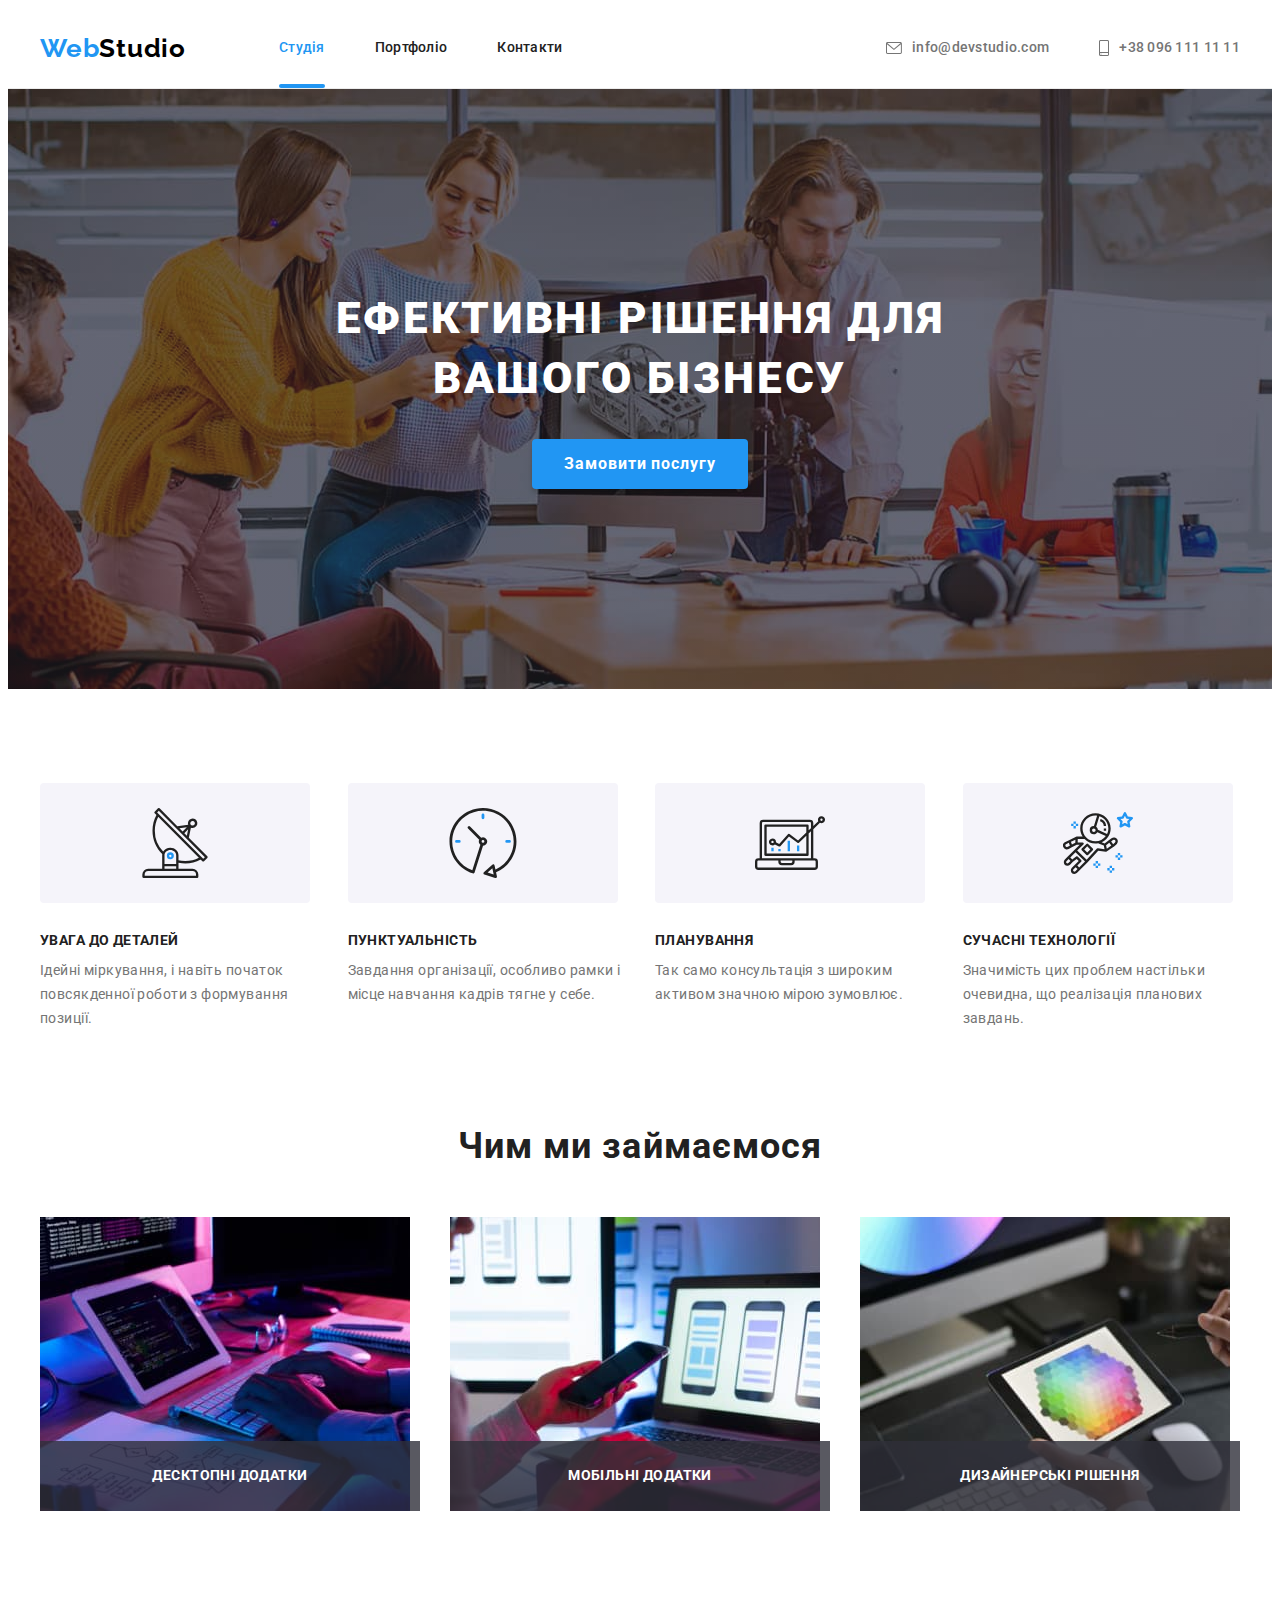
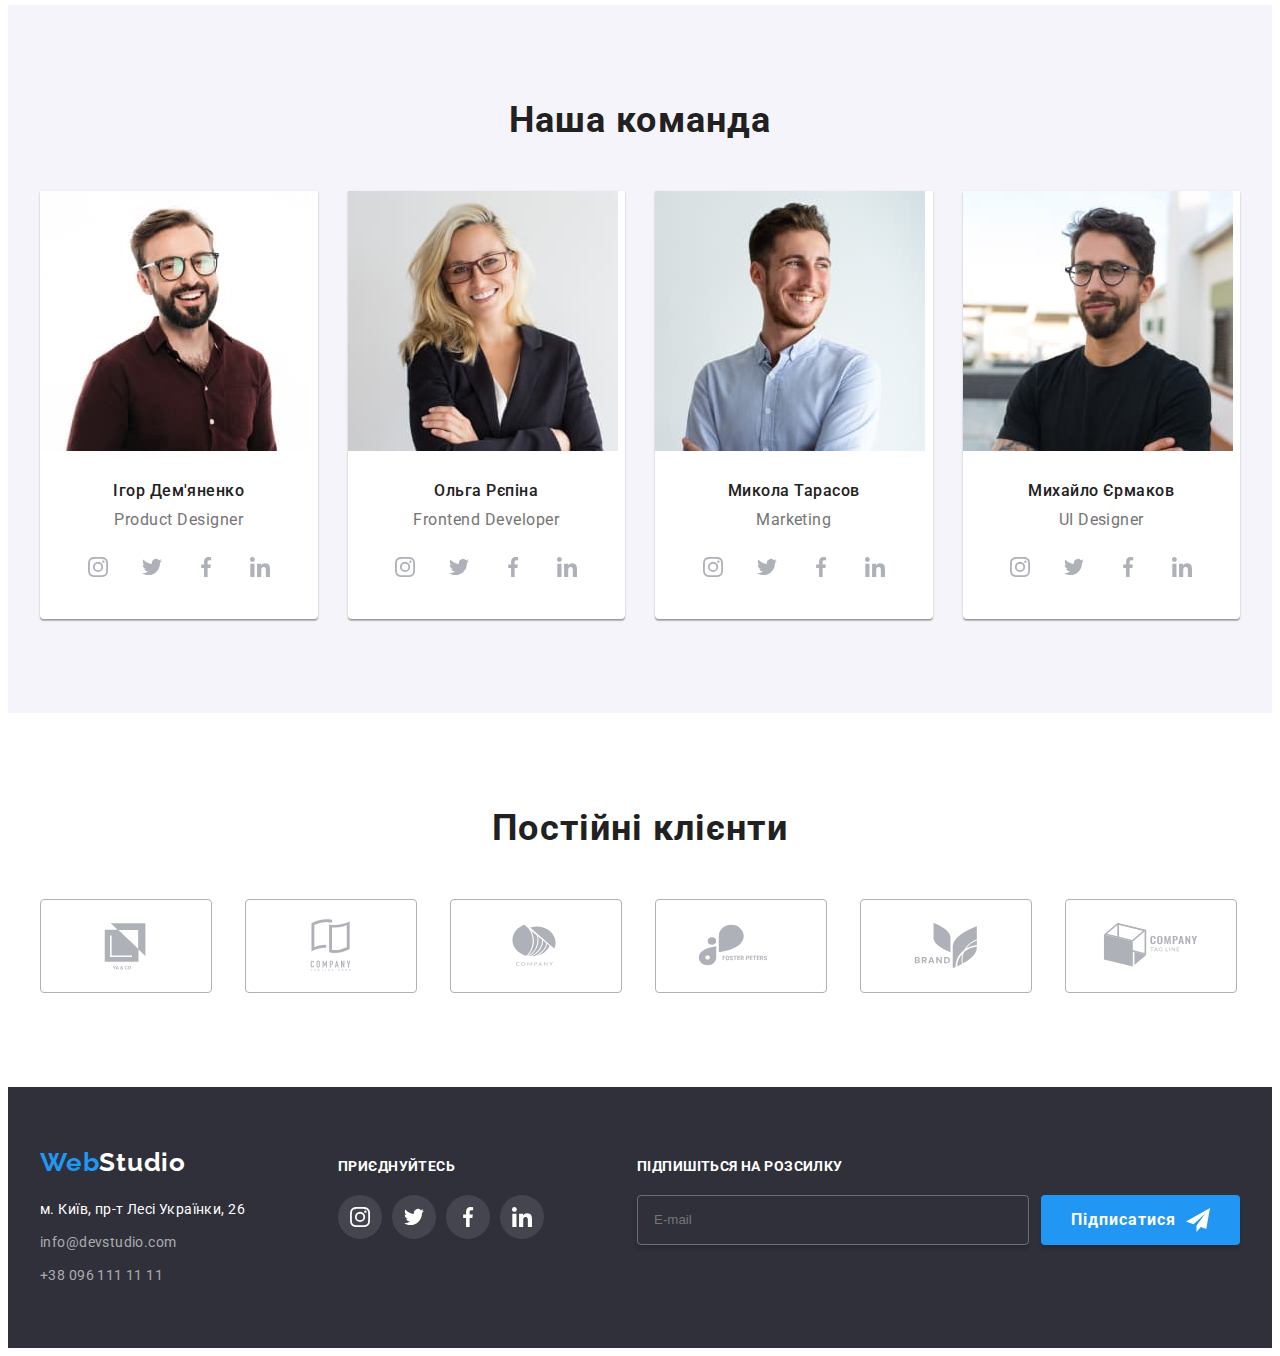
<file: index.html>
<!DOCTYPE html>
<html lang="uk">
  <head>
    <meta charset="UTF-8" />
    <meta http-equiv="X-UA-Compatible" content="IE=edge" />
    <meta name="viewport" content="width=device-width, initial-scale=1.0" />
    <title>WebStudio</title>
    <link rel="preconnect" href="https://fonts.googleapis.com" />
    <link rel="preconnect" href="https://fonts.gstatic.com" crossorigin />
    <link
      href="https://fonts.googleapis.com/css2?family=Montserrat:wght@400;700&family=Raleway:wght@700&family=Roboto:wght@400;500;700;900&display=swap"
      rel="stylesheet"
    />
    <link
      rel="stylesheet"
      href="https://cdnjs.cloudflare.com/ajax/libs/modern-normalize/1.1.0/modern-normalize.min.css"
      integrity="sha512-wpPYUAdjBVSE4KJnH1VR1HeZfpl1ub8YT/NKx4PuQ5NmX2tKuGu6U/JRp5y+Y8XG2tV+wKQpNHVUX03MfMFn9Q=="
      crossorigin="anonymous"
      referrerpolicy="no-referrer"
    />
    <link rel="stylesheet" href="./css/main.min.css" />
  </head>
  <body>
    <!-- HEADER  -->
    <header class="header">
      <div class="container header__container">
        <nav class="header__navigation">
          <a href="./index.html" class="logo logo--dark logo--right"><span class="logo__accent">Web</span>Studio</a>
          <ul class="header__list list">
            <li class="header__item">
              <a href="./index.html" class="header__link header__link--active link">Студія</a>
            </li>
            <li class="header__item">
              <a href="./portfolio.html" class="header__link link">Портфоліо</a>
            </li>
            <li class="header__item">
              <a href="" class="header__link link">Контакти</a>
            </li>
          </ul>
        </nav>
        <ul class="header__list header__list--right list">
          <li>
            <a href="mailto:info@devstudio.com" class="header__link header__link--light link">
              <svg class="header__icon" width="16" height="12">
                <use href="./images/sprite.svg#icon-contact-0"></use>
              </svg>
              info@devstudio.com
            </a>
          </li>
          <li>
            <a href="tel:+380961111111" class="header__link header__link--light link">
              <svg class="header__icon" width="10" height="16">
                <use href="./images/sprite.svg#icon-contact-1"></use>
              </svg>
              +38 096 111 11 11
            </a>
          </li>
        </ul>
      </div>
    </header>
    <main>
      <!-- HERO -->
      <section class="section hero hero--image">
        <div class="container">
          <h1 class="hero__title">Ефективні рішення для вашого бізнесу</h1>
          <button type="button" class="hero__button btn" data-modal-open>Замовити послугу</button>
        </div>
      </section>
      <!-- BENEFIT -->
      <section class="section benefit">
        <div class="container">
          <h2 class="visually-hidden">Переваги</h2>
          <ul class="benefit__list list">
            <li class="benefit__item">
              <div class="benefit__iconContainer">
                <svg width="70" height="70">
                  <use href="./images/sprite.svg#icon-benefit-0"></use>
                </svg>
              </div>
              <h3 class="benefit__title">Увага до деталей</h3>
              <p class="benefit__alt">Ідейні міркування, і навіть початок повсякденної роботи з формування позиції.</p>
            </li>
            <li class="benefit__item">
              <div class="benefit__iconContainer">
                <svg width="70" height="70">
                  <use href="./images/sprite.svg#icon-benefit-1"></use>
                </svg>
              </div>
              <h3 class="benefit__title">Пунктуальність</h3>
              <p class="benefit__alt">Завдання організації, особливо рамки і місце навчання кадрів тягне у себе.</p>
            </li>
            <li class="benefit__item">
              <div class="benefit__iconContainer">
                <svg width="70" height="70">
                  <use href="./images/sprite.svg#icon-benefit-2"></use>
                </svg>
              </div>
              <h3 class="benefit__title">Планування</h3>
              <p class="benefit__alt">Так само консультація з широким активом значною мірою зумовлює.</p>
            </li>
            <li class="benefit__item">
              <div class="benefit__iconContainer">
                <svg width="70" height="70">
                  <use href="./images/sprite.svg#icon-benefit-3"></use>
                </svg>
              </div>
              <h3 class="benefit__title">Сучасні технології</h3>
              <p class="benefit__alt">Значимість цих проблем настільки очевидна, що реалізація планових завдань.</p>
            </li>
          </ul>
        </div>
      </section>
      <!-- PROCESS -->
      <section class="section process">
        <div class="container">
          <h2 class="process__title">Чим ми займаємося</h2>
          <ul class="process__list list">
            <li class="process__item">
              <img src="./images/img-0.jpg" class="process__image" alt="кодинг" width="370" height="294" />
              <p class="process__alt">Десктопні додатки</p>
            </li>
            <li class="process__item">
              <img src="./images/img-1.jpg" class="process__image" alt="адаптація" width="370" height="294" />
              <p class="process__alt">Мобільні додатки</p>
            </li>
            <li class="process__item">
              <img src="./images/img-2.jpg" class="process__image" alt="дизайн" width="370" height="294" />
              <p class="process__alt">Дизайнерські рішення</p>
            </li>
          </ul>
        </div>
      </section>
      <!-- MEMBER -->
      <section class="section member">
        <div class="container">
          <h2 class="member__text">Наша команда</h2>
          <ul class="member__list list">
            <li class="member__item">
              <img src="./images/img-3.jpg" class="member__image" alt="хлопець в окулярах" width="270" height="260" />
              <div class="member__container">
                <h3 class="member__title">Ігор Дем'яненко</h3>
                <p class="member__alt" lang="en">Product Designer</p>
                <ul class="member__social-list list">
                  <li>
                    <a href="" class="member__social-link"
                      ><svg width="20" height="20">
                        <use href="./images/sprite.svg#icon-social-0"></use>
                      </svg>
                    </a>
                  </li>
                  <li>
                    <a href="" class="member__social-link"
                      ><svg width="20" height="20">
                        <use href="./images/sprite.svg#icon-social-1"></use>
                      </svg>
                    </a>
                  </li>
                  <li>
                    <a href="" class="member__social-link"
                      ><svg width="20" height="20">
                        <use href="./images/sprite.svg#icon-social-2"></use>
                      </svg>
                    </a>
                  </li>
                  <li>
                    <a href="" class="member__social-link"
                      ><svg width="20" height="20">
                        <use href="./images/sprite.svg#icon-social-3"></use>
                      </svg>
                    </a>
                  </li>
                </ul>
              </div>
            </li>
            <li class="member__item">
              <img src="./images/img-4.jpg" class="member__image" alt="дівчина в окулярах" width="270" height="260" />
              <div class="member__container">
                <h3 class="member__title">Ольга Рєпіна</h3>
                <p class="member__alt" lang="en">Frontend Developer</p>
                <ul class="member__social-list list">
                  <li>
                    <a href="" class="member__social-link"
                      ><svg width="20" height="20">
                        <use href="./images/sprite.svg#icon-social-0"></use>
                      </svg>
                    </a>
                  </li>
                  <li>
                    <a href="" class="member__social-link"
                      ><svg width="20" height="20">
                        <use href="./images/sprite.svg#icon-social-1"></use>
                      </svg>
                    </a>
                  </li>
                  <li>
                    <a href="" class="member__social-link"
                      ><svg width="20" height="20">
                        <use href="./images/sprite.svg#icon-social-2"></use>
                      </svg>
                    </a>
                  </li>
                  <li>
                    <a href="" class="member__social-link"
                      ><svg width="20" height="20">
                        <use href="./images/sprite.svg#icon-social-3"></use>
                      </svg>
                    </a>
                  </li>
                </ul>
              </div>
            </li>
            <li class="member__item">
              <img src="./images/img-5.jpg" class="member__image" alt="хлопець посміхається" width="270" height="260" />
              <div class="member__container">
                <h3 class="member__title">Микола Тарасов</h3>
                <p class="member__alt" lang="en">Marketing</p>
                <ul class="member__social-list list">
                  <li>
                    <a href="" class="member__social-link"
                      ><svg width="20" height="20">
                        <use href="./images/sprite.svg#icon-social-0"></use>
                      </svg>
                    </a>
                  </li>
                  <li>
                    <a href="" class="member__social-link"
                      ><svg width="20" height="20">
                        <use href="./images/sprite.svg#icon-social-1"></use>
                      </svg>
                    </a>
                  </li>
                  <li>
                    <a href="" class="member__social-link"
                      ><svg width="20" height="20">
                        <use href="./images/sprite.svg#icon-social-2"></use>
                      </svg>
                    </a>
                  </li>
                  <li>
                    <a href="" class="member__social-link"
                      ><svg width="20" height="20">
                        <use href="./images/sprite.svg#icon-social-3"></use>
                      </svg>
                    </a>
                  </li>
                </ul>
              </div>
            </li>
            <li class="member__item">
              <img src="./images/img-6.jpg" class="member__image" alt="хлопець в окулярах" width="270" height="260" />
              <div class="member__container">
                <h3 class="member__title">Михайло Єрмаков</h3>
                <p class="member__alt" lang="en">UI Designer</p>
                <ul class="member__social-list list">
                  <li>
                    <a href="" class="member__social-link"
                      ><svg width="20" height="20">
                        <use href="./images/sprite.svg#icon-social-0"></use>
                      </svg>
                    </a>
                  </li>
                  <li>
                    <a href="" class="member__social-link"
                      ><svg width="20" height="20">
                        <use href="./images/sprite.svg#icon-social-1"></use>
                      </svg>
                    </a>
                  </li>
                  <li>
                    <a href="" class="member__social-link"
                      ><svg width="20" height="20">
                        <use href="./images/sprite.svg#icon-social-2"></use>
                      </svg>
                    </a>
                  </li>
                  <li>
                    <a href="" class="member__social-link"
                      ><svg width="20" height="20">
                        <use href="./images/sprite.svg#icon-social-3"></use>
                      </svg>
                    </a>
                  </li>
                </ul>
              </div>
            </li>
          </ul>
        </div>
      </section>
      <!-- CLIENT  -->
      <section class="section client">
        <div class="container">
          <h2 class="client__title">Постійні клієнти</h2>
          <ul class="client__list list">
            <li class="client__item">
              <a href="" class="client__link">
                <svg width="106" height="60">
                  <use href="./images/sprite.svg#icon-client-0"></use>
                </svg>
              </a>
            </li>
            <li class="client__item">
              <a href="" class="client__link">
                <svg width="106" height="60">
                  <use href="./images/sprite.svg#icon-client-1"></use>
                </svg>
              </a>
            </li>
            <li class="client__item">
              <a href="" class="client__link">
                <svg width="106" height="60">
                  <use href="./images/sprite.svg#icon-client-2"></use>
                </svg>
              </a>
            </li>
            <li class="client__item">
              <a href="" class="client__link">
                <svg width="106" height="60">
                  <use href="./images/sprite.svg#icon-client-3"></use>
                </svg>
              </a>
            </li>
            <li class="client__item">
              <a href="" class="client__link">
                <svg width="106" height="60">
                  <use href="./images/sprite.svg#icon-client-4"></use>
                </svg>
              </a>
            </li>
            <li class="client__item">
              <a href="" class="client__link">
                <svg width="106" height="60">
                  <use href="./images/sprite.svg#icon-client-5"></use>
                </svg>
              </a>
            </li>
          </ul>
        </div>
      </section>
    </main>
    <!-- FOOTER -->
    <footer class="footer">
      <div class="container footer__container">
        <div>
          <a href="./index.html" class="logo logo--light"><span class="logo__accent">Web</span>Studio</a>
          <address class="footer__address">
            <ul class="list">
              <li class="footer__address-item">
                <a
                  href="https://goo.gl/maps/ud8NmV5yiws8x5bs8"
                  target="_blank"
                  rel="noopener noreferrer"
                  class="footer__link footer__link--white link"
                  >м. Київ, пр-т Лесі Українки, 26
                </a>
              </li>
              <li class="footer__address-item">
                <a href="mailto:info@devstudio.com" class="footer__link link">info@devstudio.com</a>
              </li>
              <li class="footer__address-item">
                <a href="tel:+380961111111" class="footer__link link">+38 096 111 11 11</a>
              </li>
            </ul>
          </address>
        </div>
        <div>
          <p class="footer__social-text">приєднуйтесь</p>
          <ul class="footer__social-list list">
            <li class="footer__social-item">
              <a href="" class="footer__social-link">
                <svg width="20" height="20">
                  <use href="./images/sprite.svg#icon-social-0"></use>
                </svg>
              </a>
            </li>
            <li class="footer__social-item">
              <a href="" class="footer__social-link">
                <svg width="20" height="20">
                  <use href="./images/sprite.svg#icon-social-1"></use>
                </svg>
              </a>
            </li>
            <li class="footer__social-item">
              <a href="" class="footer__social-link">
                <svg width="20" height="20">
                  <use href="./images/sprite.svg#icon-social-2"></use>
                </svg>
              </a>
            </li>
            <li class="footer__social-item">
              <a href="" class="footer__social-link">
                <svg width="20" height="20">
                  <use href="./images/sprite.svg#icon-social-3"></use>
                </svg>
              </a>
            </li>
          </ul>
        </div>
        <form autocomplete="off">
          <label class="footer__label" for="footer-mail">Підпишіться на розсилку</label>
          <div class="footer__action-container">
            <input id="footer-mail" type="email" name="email" placeholder="E-mail" class="footer__input" />
            <button type="submit" class="footer__button btn">
              Підписатися
              <svg width="24" height="24" class="footer__icon-send">
                <use href="./images/sprite.svg#icon-footer-send"></use>
              </svg>
            </button>
          </div>
        </form>
      </div>
    </footer>
    <!-- MODAL -->
    <div class="backdrop backdrop--hidden" data-modal>
      <div class="backdrop__container">
        <button type="button" class="backdrop__button" data-modal-close>
          <svg width="11" height="11">
            <use href="./images/sprite.svg#icon-modal-close"></use>
          </svg>
        </button>
        <p class="backdrop__title">Залиште свої дані, ми вам передзвонимо</p>
        <!-- FORM -->
        <form class="form" autocomplete="off">
          <div class="form__item">
            <label for="user-name" class="form__label">Ім'я</label>
            <div class="form__wrap">
              <input type="text" name="user-name" class="form__input" id="user-name" />
              <svg class="form__icon" width="18" height="18">
                <use href="./images/sprite.svg#icon-modal-user"></use>
              </svg>
            </div>
          </div>
          <div class="form__item">
            <label for="user-tel" class="form__label">Телефон</label>
            <div class="form__wrap">
              <input type="tel" name="user-tel" class="form__input" id="user-tel" />
              <svg class="form__icon" width="18" height="18">
                <use href="./images/sprite.svg#icon-modal-tel"></use>
              </svg>
            </div>
          </div>
          <div class="form__item">
            <label for="user-mail" class="form__label">Пошта</label>
            <div class="form__wrap">
              <input type="email" name="user-mail" class="form__input" id="user-mail" />
              <svg class="form__icon" width="18" height="18">
                <use href="./images/sprite.svg#icon-modal-mail"></use>
              </svg>
            </div>
          </div>
          <div class="form__item">
            <label for="user-text" class="form__label">Коментар</label>
            <textarea name="user-text" id="user-text" placeholder="Введіть текст" class="form__comments"></textarea>
          </div>
          <div class="contract">
            <input type="checkbox" name="contract" id="contract" class="contract__input visually-hidden" />
            <label class="contract__label" for="contract">
              <span class="contract__icon-wrap">
                <svg class="contract__icon" width="16" height="15">
                  <use href="./images/sprite.svg#icon-modal-check"></use>
                </svg>
              </span>
              Погоджуюся з розсилкою та приймаю
              <a href="" class="contract__link">Умови договору</a>
            </label>
          </div>
          <button type="submit" class="form__button">Відправити</button>
        </form>
      </div>
    </div>
    <!-- SCRIPT  -->
    <script src="./js/modal.js"></script>
  </body>
</html>
</file>
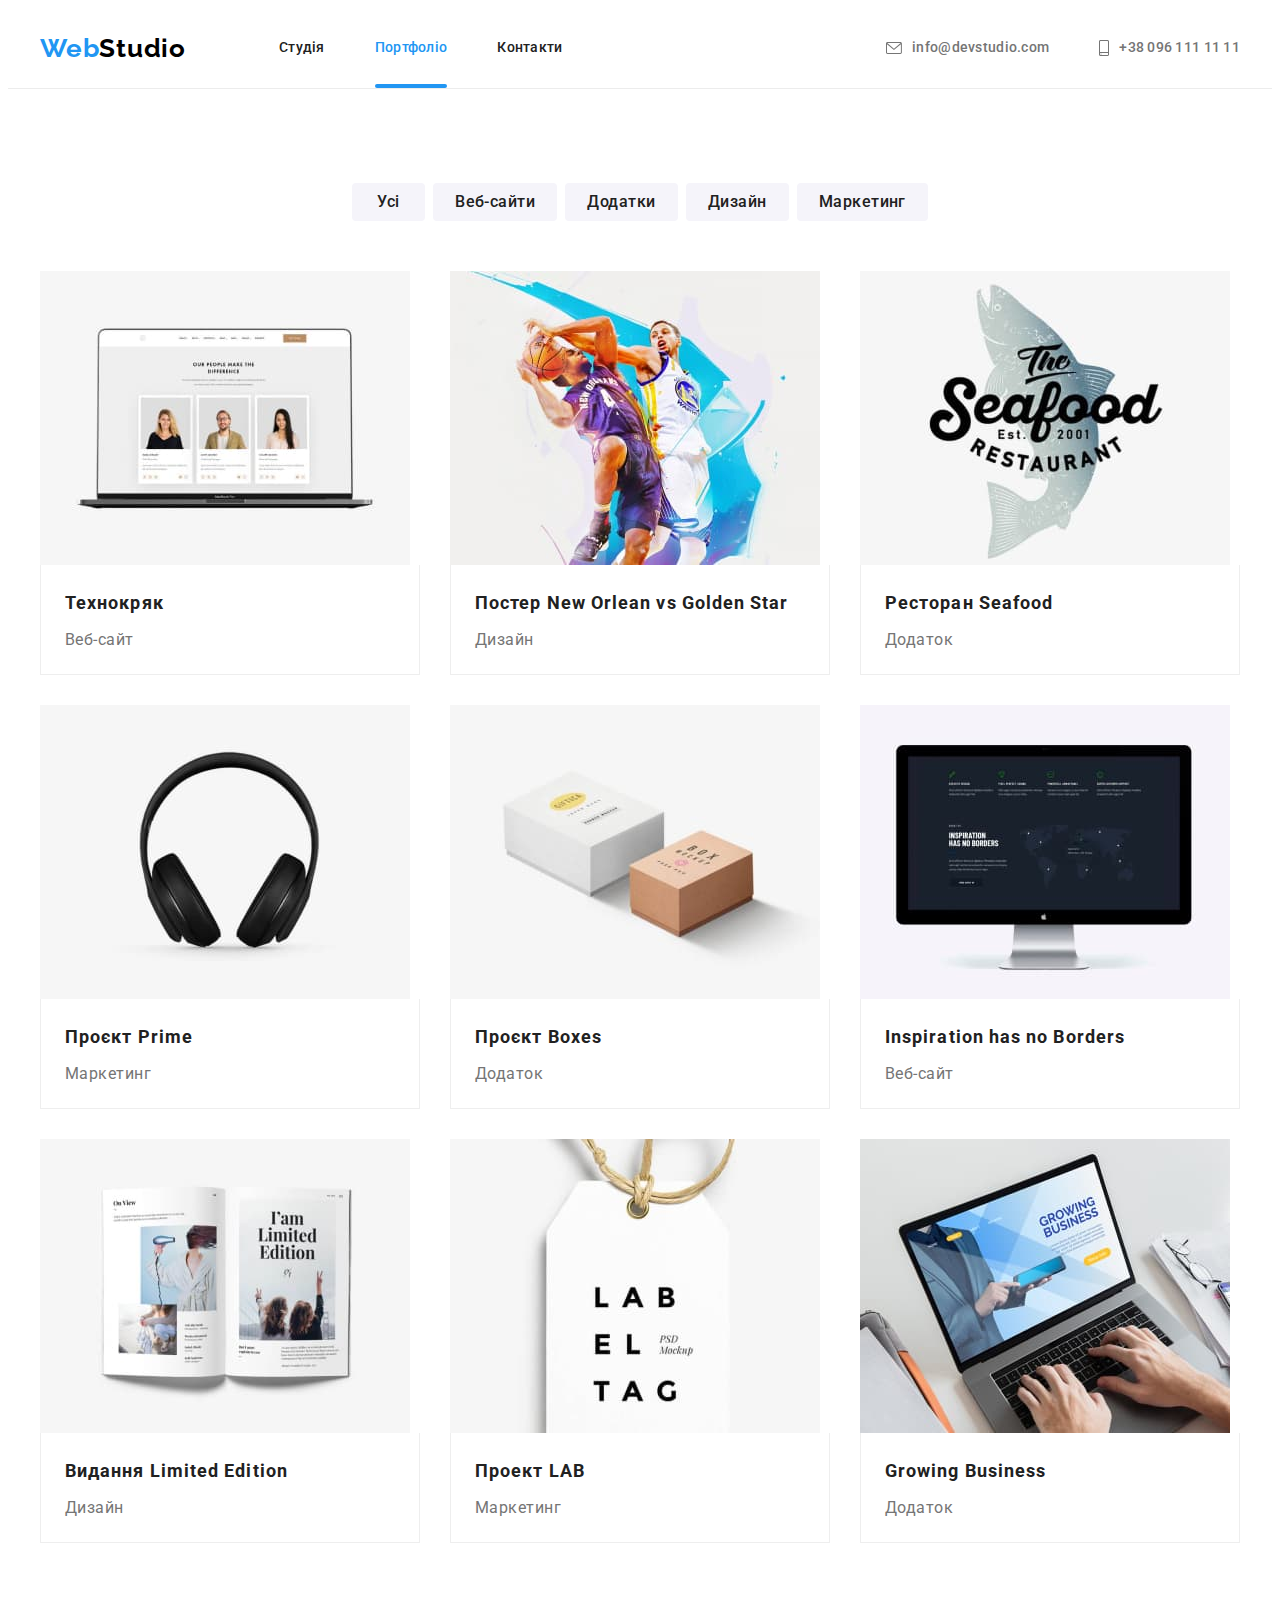
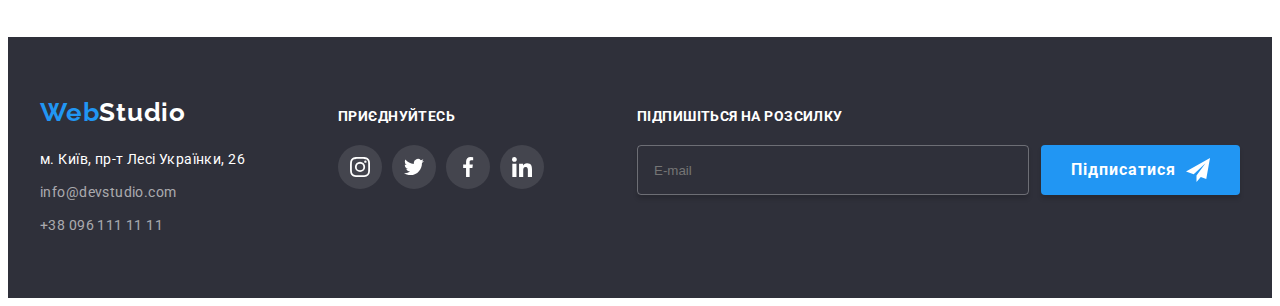
<file: portfolio.html>
<!DOCTYPE html>
<html lang="uk">
  <head>
    <meta charset="UTF-8" />
    <meta http-equiv="X-UA-Compatible" content="IE=edge" />
    <meta name="viewport" content="width=device-width, initial-scale=1.0" />
    <title>Портфоліо</title>
    <link rel="preconnect" href="https://fonts.googleapis.com" />
    <link rel="preconnect" href="https://fonts.gstatic.com" crossorigin />
    <link
      href="https://fonts.googleapis.com/css2?family=Montserrat:wght@400;700&family=Raleway:wght@700&family=Roboto:wght@400;500;700;900&display=swap"
      rel="stylesheet"
    />
    <link
      rel="stylesheet"
      href="https://cdnjs.cloudflare.com/ajax/libs/modern-normalize/1.1.0/modern-normalize.min.css"
      integrity="sha512-wpPYUAdjBVSE4KJnH1VR1HeZfpl1ub8YT/NKx4PuQ5NmX2tKuGu6U/JRp5y+Y8XG2tV+wKQpNHVUX03MfMFn9Q=="
      crossorigin="anonymous"
      referrerpolicy="no-referrer"
    />
    <link rel="stylesheet" href="./css/main.min.css" />
  </head>
  <body>
    <!-- HEADER  -->
    <header class="header">
      <div class="container header__container">
        <nav class="header__navigation">
          <a href="./index.html" class="logo logo--dark logo--right"><span class="logo__accent">Web</span>Studio</a>
          <ul class="header__list list">
            <li class="header__item">
              <a href="./index.html" class="header__link link">Студія</a>
            </li>
            <li class="header__item">
              <a href="./portfolio.html" class="header__link header__link--active link">Портфоліо</a>
            </li>
            <li class="header__item">
              <a href="" class="header__link link">Контакти</a>
            </li>
          </ul>
        </nav>
        <ul class="header__list header__list--right list">
          <li>
            <a href="mailto:info@devstudio.com" class="header__link header__link--light link">
              <svg class="header__icon" width="16" height="12">
                <use href="./images/sprite.svg#icon-contact-0"></use>
              </svg>
              info@devstudio.com
            </a>
          </li>
          <li>
            <a href="tel:+380961111111" class="header__link header__link--light link">
              <svg class="header__icon" width="10" height="16">
                <use href="./images/sprite.svg#icon-contact-1"></use>
              </svg>
              +38 096 111 11 11
            </a>
          </li>
        </ul>
      </div>
    </header>
    <main>
      <section class="section">
        <!-- FILTER -->
        <div class="container filter">
          <h1 class="visually-hidden">Портфоліо</h1>
          <ul class="filter__list list">
            <li>
              <button type="button" class="filter__button btn">Усі</button>
            </li>
            <li>
              <button type="button" class="filter__button btn">Веб-сайти</button>
            </li>
            <li>
              <button type="button" class="filter__button btn">Додатки</button>
            </li>
            <li>
              <button type="button" class="filter__button btn">Дизайн</button>
            </li>
            <li>
              <button type="button" class="filter__button btn">Маркетинг</button>
            </li>
          </ul>
        </div>
        <!-- PROJECT -->
        <div class="container project">
          <ul class="project__list list">
            <li class="project__item">
              <div class="project__image-container">
                <img src="./images/por-0.jpg" class="project__image" alt="ноутбук" width="370" height="294" />
                <p class="project__description">
                  Ресурс пропонує комплексні пропозиції з різним рівнем функціоналу та сервісів. Все це дозволить
                  відвідувачу отримати вичерпні відомості про компанію чи приватну особу.
                </p>
              </div>
              <div class="project__text-container">
                <h2 class="project__title">Технокряк</h2>
                <p class="project__alt">Веб-сайт</p>
              </div>
            </li>
            <li class="project__item">
              <div class="project__image-container">
                <img src="./images/por-1.jpg" class="project__image" alt="баскетбол" width="370" height="294" />
                <p class="project__description">
                  Ресурс пропонує комплексні пропозиції з різним рівнем функціоналу та сервісів. Все це дозволить
                  відвідувачу отримати вичерпні відомості про компанію чи приватну особу.
                </p>
              </div>
              <div class="project__text-container">
                <h2 class="project__title">Постер <span lang="en">New Orlean vs Golden Star</span></h2>
                <p class="project__alt">Дизайн</p>
              </div>
            </li>
            <li class="project__item">
              <div class="project__image-container">
                <img src="./images/por-2.jpg" class="project__image" alt="риба" width="370" height="294" />
                <p class="project__description">
                  Ресурс пропонує комплексні пропозиції з різним рівнем функціоналу та сервісів. Все це дозволить
                  відвідувачу отримати вичерпні відомості про компанію чи приватну особу.
                </p>
              </div>
              <div class="project__text-container">
                <h2 class="project__title">Ресторан <span lang="en">Seafood</span></h2>
                <p class="project__alt">Додаток</p>
              </div>
            </li>
            <li class="project__item">
              <div class="project__image-container">
                <img src="./images/por-3.jpg" class="project__image" alt="навушники" width="370" height="294" />
                <p class="project__description">
                  Ресурс пропонує комплексні пропозиції з різним рівнем функціоналу та сервісів. Все це дозволить
                  відвідувачу отримати вичерпні відомості про компанію чи приватну особу.
                </p>
              </div>
              <div class="project__text-container">
                <h2 class="project__title">Проєкт <span lang="en">Prime</span></h2>
                <p class="project__alt">Маркетинг</p>
              </div>
            </li>
            <li class="project__item">
              <div class="project__image-container">
                <img src="./images/por-4.jpg" class="project__image" alt="коробки" width="370" height="294" />
                <p class="project__description">
                  Ресурс пропонує комплексні пропозиції з різним рівнем функціоналу та сервісів. Все це дозволить
                  відвідувачу отримати вичерпні відомості про компанію чи приватну особу.
                </p>
              </div>
              <div class="project__text-container">
                <h2 class="project__title">Проєкт <span lang="en">Boxes</span></h2>
                <p class="project__alt">Додаток</p>
              </div>
            </li>
            <li class="project__item">
              <div class="project__image-container">
                <img src="./images/por-5.jpg" class="project__image" alt="монітор" width="370" height="294" />
                <p class="project__description">
                  Ресурс пропонує комплексні пропозиції з різним рівнем функціоналу та сервісів. Все це дозволить
                  відвідувачу отримати вичерпні відомості про компанію чи приватну особу.
                </p>
              </div>
              <div class="project__text-container">
                <h2 class="project__title">
                  <span lang="en">Inspiration has no Borders</span>
                </h2>
                <p class="project__alt">Веб-сайт</p>
              </div>
            </li>
            <li class="project__item">
              <div class="project__image-container">
                <img src="./images/por-6.jpg" class="project__image" alt="книжка" width="370" height="294" />
                <p class="project__description">
                  Ресурс пропонує комплексні пропозиції з різним рівнем функціоналу та сервісів. Все це дозволить
                  відвідувачу отримати вичерпні відомості про компанію чи приватну особу.
                </p>
              </div>
              <div class="project__text-container">
                <h2 class="project__title">Видання <span lang="en">Limited Edition</span></h2>
                <p class="project__alt">Дизайн</p>
              </div>
            </li>
            <li class="project__item">
              <div class="project__image-container">
                <img src="./images/por-7.jpg" class="project__image" alt="етикетка" width="370" height="294" />
                <p class="project__description">
                  Ресурс пропонує комплексні пропозиції з різним рівнем функціоналу та сервісів. Все це дозволить
                  відвідувачу отримати вичерпні відомості про компанію чи приватну особу.
                </p>
              </div>
              <div class="project__text-container">
                <h2 class="project__title">Проект <span lang="en">LAB</span></h2>
                <p class="project__alt">Маркетинг</p>
              </div>
            </li>
            <li class="project__item">
              <div class="project__image-container">
                <img src="./images/por-8.jpg" class="project__image" alt="ноутбук" width="370" height="294" />
                <p class="project__description">
                  Ресурс пропонує комплексні пропозиції з різним рівнем функціоналу та сервісів. Все це дозволить
                  відвідувачу отримати вичерпні відомості про компанію чи приватну особу.
                </p>
              </div>
              <div class="project__text-container">
                <h2 class="project__title">
                  <span lang="en">Growing Business</span>
                </h2>
                <p class="project__alt">Додаток</p>
              </div>
            </li>
          </ul>
        </div>
      </section>
    </main>
    <!-- FOOTER -->
    <footer class="footer">
      <div class="container footer__container">
        <div>
          <a href="./index.html" class="logo logo--light"><span class="logo__accent">Web</span>Studio</a>
          <address class="footer__address">
            <ul class="list">
              <li class="footer__address-item">
                <a
                  href="https://goo.gl/maps/ud8NmV5yiws8x5bs8"
                  target="_blank"
                  rel="noopener noreferrer"
                  class="footer__link footer__link--white link"
                  >м. Київ, пр-т Лесі Українки, 26
                </a>
              </li>
              <li class="footer__address-item">
                <a href="mailto:info@devstudio.com" class="footer__link link">info@devstudio.com</a>
              </li>
              <li class="footer__address-item">
                <a href="tel:+380961111111" class="footer__link link">+38 096 111 11 11</a>
              </li>
            </ul>
          </address>
        </div>
        <div>
          <p class="footer__social-text">приєднуйтесь</p>
          <ul class="footer__social-list list">
            <li class="footer__social-item">
              <a href="" class="footer__social-link">
                <svg width="20" height="20">
                  <use href="./images/sprite.svg#icon-social-0"></use>
                </svg>
              </a>
            </li>
            <li class="footer__social-item">
              <a href="" class="footer__social-link">
                <svg width="20" height="20">
                  <use href="./images/sprite.svg#icon-social-1"></use>
                </svg>
              </a>
            </li>
            <li class="footer__social-item">
              <a href="" class="footer__social-link">
                <svg width="20" height="20">
                  <use href="./images/sprite.svg#icon-social-2"></use>
                </svg>
              </a>
            </li>
            <li class="footer__social-item">
              <a href="" class="footer__social-link">
                <svg width="20" height="20">
                  <use href="./images/sprite.svg#icon-social-3"></use>
                </svg>
              </a>
            </li>
          </ul>
        </div>
        <form autocomplete="off">
          <label class="footer__label" for="footer-mail">Підпишіться на розсилку</label>
          <div class="footer__action-container">
            <input id="footer-mail" type="email" name="email" placeholder="E-mail" class="footer__input" />
            <button type="submit" class="footer__button btn">
              Підписатися
              <svg width="24" height="24" class="footer__icon-send">
                <use href="./images/sprite.svg#icon-footer-send"></use>
              </svg>
            </button>
          </div>
        </form>
      </div>
    </footer>
  </body>
</html>
</file>
<file: css/main.min.css>
body{font-family:"roboto",sans-serif;color:#212121;background-color:#fff}p,h1,h2,h3{margin:0}ul{margin:0;padding-left:0}.container{width:1200px;margin:0 auto;padding-left:15px;padding-right:15px}.section{padding-top:94px;padding-bottom:94px}.link{text-decoration:none;transition-property:color;transition-duration:250ms;transition-timing-function:cubic-bezier(0.4, 0, 0.2, 1)}.link:hover,.link:focus{color:#2196f3}.list{list-style:none}.btn{cursor:pointer;font-family:inherit;border:0px solid rgba(0,0,0,0);border-radius:4px}.btn:active{background-color:#188ce8}.visually-hidden{position:absolute;white-space:nowrap;width:1px;height:1px;overflow:hidden;border:0;padding:0;clip:rect(0 0 0 0);-webkit-clip-path:inset(50%);clip-path:inset(50%);margin:-1px}.logo{font-family:"Raleway";font-weight:700;font-size:26px;line-height:1.19;letter-spacing:.03em;text-decoration:none;padding-top:24px;padding-bottom:24px}.logo--right{margin-right:93px}.logo--dark{color:#000}.logo--light{color:#fff}.logo__accent{color:#2196f3}.header{border-bottom:1px solid #ececec}.header__container{display:flex;align-items:center}.header__navigation{display:flex;align-items:center}.header__list{display:flex;align-items:center;gap:50px}.header__list--right{margin-left:auto}.header__item{position:relative}.header__link{font-weight:500;font-size:14px;line-height:1.14;letter-spacing:.02em;color:#212121;padding-top:32px;padding-bottom:32px;display:flex;align-items:center}.header__link--active{color:#2196f3}.header__link--active::after{content:"";width:100%;height:4px;background-color:#2196f3;border-radius:4px;display:block;position:absolute;bottom:0;left:0}.header__link--light{color:#757575}.header__icon{fill:currentColor;margin-right:10px}.hero{padding-top:200px;padding-bottom:200px;text-align:center}.hero--image{background-image:linear-gradient(rgba(47, 48, 58, 0.4), rgba(47, 48, 58, 0.4)),url(../images/hero-bg.jpg);background-repeat:no-repeat;background-position:center;margin-left:auto;margin-right:auto;background-size:1600px 600px;background-color:#2f303a}.hero__title{font-weight:900;font-size:44px;line-height:1.36;letter-spacing:.06em;text-transform:uppercase;color:#fff;max-width:696px;margin:0 auto}.hero__button{font-weight:700;font-size:16px;line-height:1.88;letter-spacing:.06em;color:#fff;background-color:#2196f3;box-shadow:0px 4px 4px rgba(0,0,0,.15);padding:10px 32px;margin-top:30px}.benefit{padding-bottom:0}.benefit__list{display:flex;gap:30px}.benefit__item{width:calc((100% - 90px)/4)}.benefit__iconContainer{width:270px;height:120px;background-color:#f5f4fa;border-radius:4px;margin-bottom:30px;display:flex;justify-content:center;align-items:center}.benefit__title{font-weight:700;font-size:14px;line-height:1.14;letter-spacing:.03em;text-transform:uppercase;margin-bottom:10px}.benefit__alt{font-size:14px;line-height:1.71;letter-spacing:.03em;color:#757575}.process__title{font-weight:700;font-size:36px;line-height:1.17;text-align:center;letter-spacing:.03em;margin-bottom:50px}.process__list{display:flex;gap:30px}.process__item{width:calc((100% - 60px)/3);position:relative}.process__image{display:block;max-width:100%;height:auto}.process__alt{font-weight:700;font-size:14px;line-height:1.14;letter-spacing:.03em;text-transform:uppercase;color:#fff;background-color:rgba(47,48,58,.8);position:absolute;width:100%;height:70px;left:0;bottom:0;display:flex;justify-content:center;align-items:center}.member{background-color:#f5f4fa}.member__text{font-weight:700;font-size:36px;line-height:1.17;text-align:center;letter-spacing:.03em;margin-bottom:50px}.member__list{display:flex;gap:30px}.member__item{background-color:#fff;box-shadow:0px 1px 3px rgba(0,0,0,.12),0px 1px 1px rgba(0,0,0,.14),0px 2px 1px rgba(0,0,0,.2);width:calc((100% - 90px)/4);border-radius:0px 0px 4px 4px}.member__image{display:block;max-width:100%;height:auto}.member__container{padding:30px 0}.member__title{font-weight:500;font-size:16px;line-height:1.19;text-align:center;letter-spacing:.03em;margin-bottom:10px}.member__alt{font-size:16px;line-height:1.19;text-align:center;letter-spacing:.03em;color:#757575;margin-bottom:16px}.member__social-list{display:flex;gap:10px;justify-content:center}.member__social-link{width:44px;height:44px;background-color:#fff;fill:#afb1b8;border-radius:50%;display:flex;justify-content:center;align-items:center;transition-property:background-color,fill;transition-duration:250ms;transition-timing-function:cubic-bezier(0.4, 0, 0.2, 1)}.member__social-link:hover,.member__social-link:focus{background-color:#2196f3;fill:#fff}.client{background-color:#fff}.client__title{font-weight:700;font-size:36px;line-height:1.17;text-align:center;letter-spacing:.03em;margin-bottom:50px}.client__list{display:flex;gap:30px}.client__item{width:calc((100% - 150px)/6)}.client__link{width:170px;height:92px;background-color:#fff;border-radius:4px;border:1px solid #afb1b8;display:flex;align-items:center;justify-content:center;fill:#afb1b8;transition-property:fill,border-color;transition-duration:250ms;transition-timing-function:cubic-bezier(0.4, 0, 0.2, 1)}.client__link:hover,.client__link:focus{fill:#2196f3;border-color:#2196f3}.footer{background-color:#2f303a;padding-top:60px;padding-bottom:60px}.footer__container{display:flex;align-items:baseline;gap:93px}.footer__address{margin-top:20px}.footer__address-item:not(:last-child){margin-bottom:9px}.footer__link{font-style:normal;font-size:14px;line-height:1.71;letter-spacing:.03em;color:rgba(255,255,255,.6)}.footer__link--white{color:#fff}.footer__social-text{font-weight:700;font-size:14px;line-height:1.14;letter-spacing:.03em;text-transform:uppercase;color:#fff;margin-bottom:20px}.footer__social-list{display:flex;gap:10px}.footer__social-item{width:calc((100% - 30px)/4)}.footer__social-link{width:44px;height:44px;background-color:rgba(255,255,255,.1);fill:#fff;border-radius:50%;display:flex;justify-content:center;align-items:center;transition-property:background-color;transition-duration:250ms;transition-timing-function:cubic-bezier(0.4, 0, 0.2, 1)}.footer__social-link:hover,.footer__social-link:focus{background-color:#2196f3}.footer__label{font-weight:700;font-size:14px;line-height:1.14;letter-spacing:.03em;text-transform:uppercase;color:#fff}.footer__action-container{margin-top:20px;display:flex;gap:12px}.footer__input{padding:15px 16px;width:358px;background-color:inherit;border:1px solid rgba(255,255,255,.3);border-radius:4px;box-shadow:0px 4px 4px rgba(0,0,0,.15);color:rgba(255,255,255,.6);outline:rgba(0,0,0,0);transition:border-color 250ms cubic-bezier(0.4, 0, 0.2, 1)}.footer__input:focus{border-color:#2196f3}.footer__button{font-family:"Roboto";font-weight:700;font-size:16px;line-height:1.88;letter-spacing:.06em;color:#fff;background-color:#2196f3;display:flex;align-items:center;justify-content:center;padding:10px 30px;box-shadow:0px 4px 4px rgba(0,0,0,.15)}.footer__icon-send{margin-left:10px;fill:#fff}.backdrop{position:fixed;left:0;top:0;width:100%;height:100%;background-color:rgba(0,0,0,.2);display:flex;justify-content:center;align-items:center;transform:scale(1);opacity:1;visibility:visible;transition-property:opacity,visibility,transform;transition-duration:250ms;transition-timing-function:cubic-bezier(0.4, 0, 0.2, 1)}.backdrop--hidden{visibility:hidden;opacity:0;pointer-events:none;transform:scale(1.05)}.backdrop__container{position:relative;min-width:528px;min-height:581px;background-color:#fff;box-shadow:0px 1px 3px rgba(0,0,0,.12),0px 1px 1px rgba(0,0,0,.14),0px 2px 1px rgba(0,0,0,.2);border-radius:4px;padding:40px}.backdrop__button{position:absolute;top:8px;right:8px;width:30px;height:30px;border-radius:50%;display:flex;justify-content:center;align-items:center;background-color:#fff;border:1px solid rgba(0,0,0,.1);cursor:pointer;fill:#000;transition:fill 250ms cubic-bezier(0.4, 0, 0.2, 1)}.backdrop__button:hover{fill:#2196f3}.backdrop__title{display:block;margin-bottom:12px;font-weight:700;font-size:20px;line-height:1.15;text-align:center;letter-spacing:.03em;color:#212121}.form__item{margin-top:10px}.form__label{display:block;margin-bottom:4px;color:#757575;font-size:12px;line-height:1.16}.form__wrap{position:relative}.form__input{width:100%;height:40px;padding:0 42px;border:1px solid rgba(33,33,33,.2);border-radius:4px;transition:border-color 250ms cubic-bezier(0.4, 0, 0.2, 1)}.form__input:focus~.form__icon{fill:#2196f3}.form__input:focus{outline:rgba(0,0,0,0);border-color:#2196f3}.form__icon{position:absolute;top:50%;left:12px;transform:translateY(-50%);transition:fill 250ms cubic-bezier(0.4, 0, 0.2, 1)}.form__comments{resize:none;padding:12px 16px;width:100%;height:120px;border:1px solid rgba(33,33,33,.2);border-radius:4px}.form__comments:focus{outline:rgba(0,0,0,0);border-color:#2196f3;transition:border-color 250ms cubic-bezier(0.4, 0, 0.2, 1)}.form__comments::-moz-placeholder{font-family:"Roboto";font-size:12px;line-height:1.16;letter-spacing:.01em;color:rgba(117,117,117,.5)}.form__comments:-ms-input-placeholder{font-family:"Roboto";font-size:12px;line-height:1.16;letter-spacing:.01em;color:rgba(117,117,117,.5)}.form__comments::placeholder{font-family:"Roboto";font-size:12px;line-height:1.16;letter-spacing:.01em;color:rgba(117,117,117,.5)}.form__button{display:block;margin-left:auto;margin-right:auto;padding:10px 52px;font-family:inherit;font-weight:700;font-size:16px;line-height:1.88;letter-spacing:.06em;background-color:#2196f3;border:none;border-radius:4px;cursor:pointer;color:#fff;box-shadow:0px 4px 4px rgba(0,0,0,.15);border:0px solid rgba(0,0,0,0)}.form__button:active{background-color:#188ce8}.contract{margin-top:20px;margin-bottom:30px}.contract__input:checked+.contract__label>.contract__icon-wrap{background-color:#2196f3;border:0 solid rgba(0,0,0,0)}.contract__input:checked+.contract__label .contract__icon{fill:#fff}.contract__label{display:flex;align-items:center;font-weight:400;font-size:14px;line-height:1.71;letter-spacing:.03em;color:#757575}.contract__link{color:#2196f3;margin-left:5px}.contract__icon-wrap{display:inline-block;margin:0 8px 0 12px;width:16px;height:15px;border:2px solid #212121;border-radius:2px;transition:background-color 250ms cubic-bezier(0.4, 0, 0.2, 1);transition:border 50ms cubic-bezier(0.4, 0, 0.2, 1)}.contract__icon-wrap:hover{border-color:#2196f3}.contract__icon{fill:rgba(0,0,0,0);display:flex;transition:fill 250ms cubic-bezier(0.4, 0, 0.2, 1)}.filter__list{display:flex;gap:8px;margin-bottom:50px;justify-content:center}.filter__button{font-weight:500;font-size:16px;line-height:1.62;letter-spacing:.03em;color:#212121;background-color:#f5f4fa;min-width:73px;padding:6px 22px;transition-property:color,background-color,box-shadow;transition-duration:250ms;transition-timing-function:cubic-bezier(0.4, 0, 0.2, 1)}.filter__button:hover,.filter__button:focus{color:#fff;background-color:#2196f3;box-shadow:0px 3px 1px rgba(0,0,0,.1),0px 1px 2px rgba(0,0,0,.08),0px 2px 2px rgba(0,0,0,.12)}.project__list{display:flex;flex-wrap:wrap;gap:30px}.project__item{background-color:#fff;width:calc((100% - 60px)/3);transition-property:box-shadow;transition-duration:250ms;transition-timing-function:cubic-bezier(0.4, 0, 0.2, 1)}.project__item:hover{box-shadow:0px 4px 4px rgba(0,0,0,.25)}.project__item:hover .project__description{transform:translateY(0)}.project__image-container{position:relative;overflow:hidden}.project__image{display:block;max-width:100%;height:auto}.project__description{padding:63px 24px;font-size:18px;line-height:1.56;letter-spacing:.03em;color:#fff;background-color:rgba(33,150,243,.9);position:absolute;top:0;left:0;transform:translateY(100%);transition-property:transform;transition-duration:250ms;transition-timing-function:cubic-bezier(0.4, 0, 0.2, 1)}.project__text-container{border:1px solid #eee;border-top:none;padding:20px 24px 19px 24px}.project__title{font-weight:700;font-size:18px;line-height:2;letter-spacing:.06em;color:#212121;margin-bottom:4px}.project__alt{font-size:16px;line-height:1.88;letter-spacing:.03em;color:#757575}/*# sourceMappingURL=main.min.css.map */
</file>
